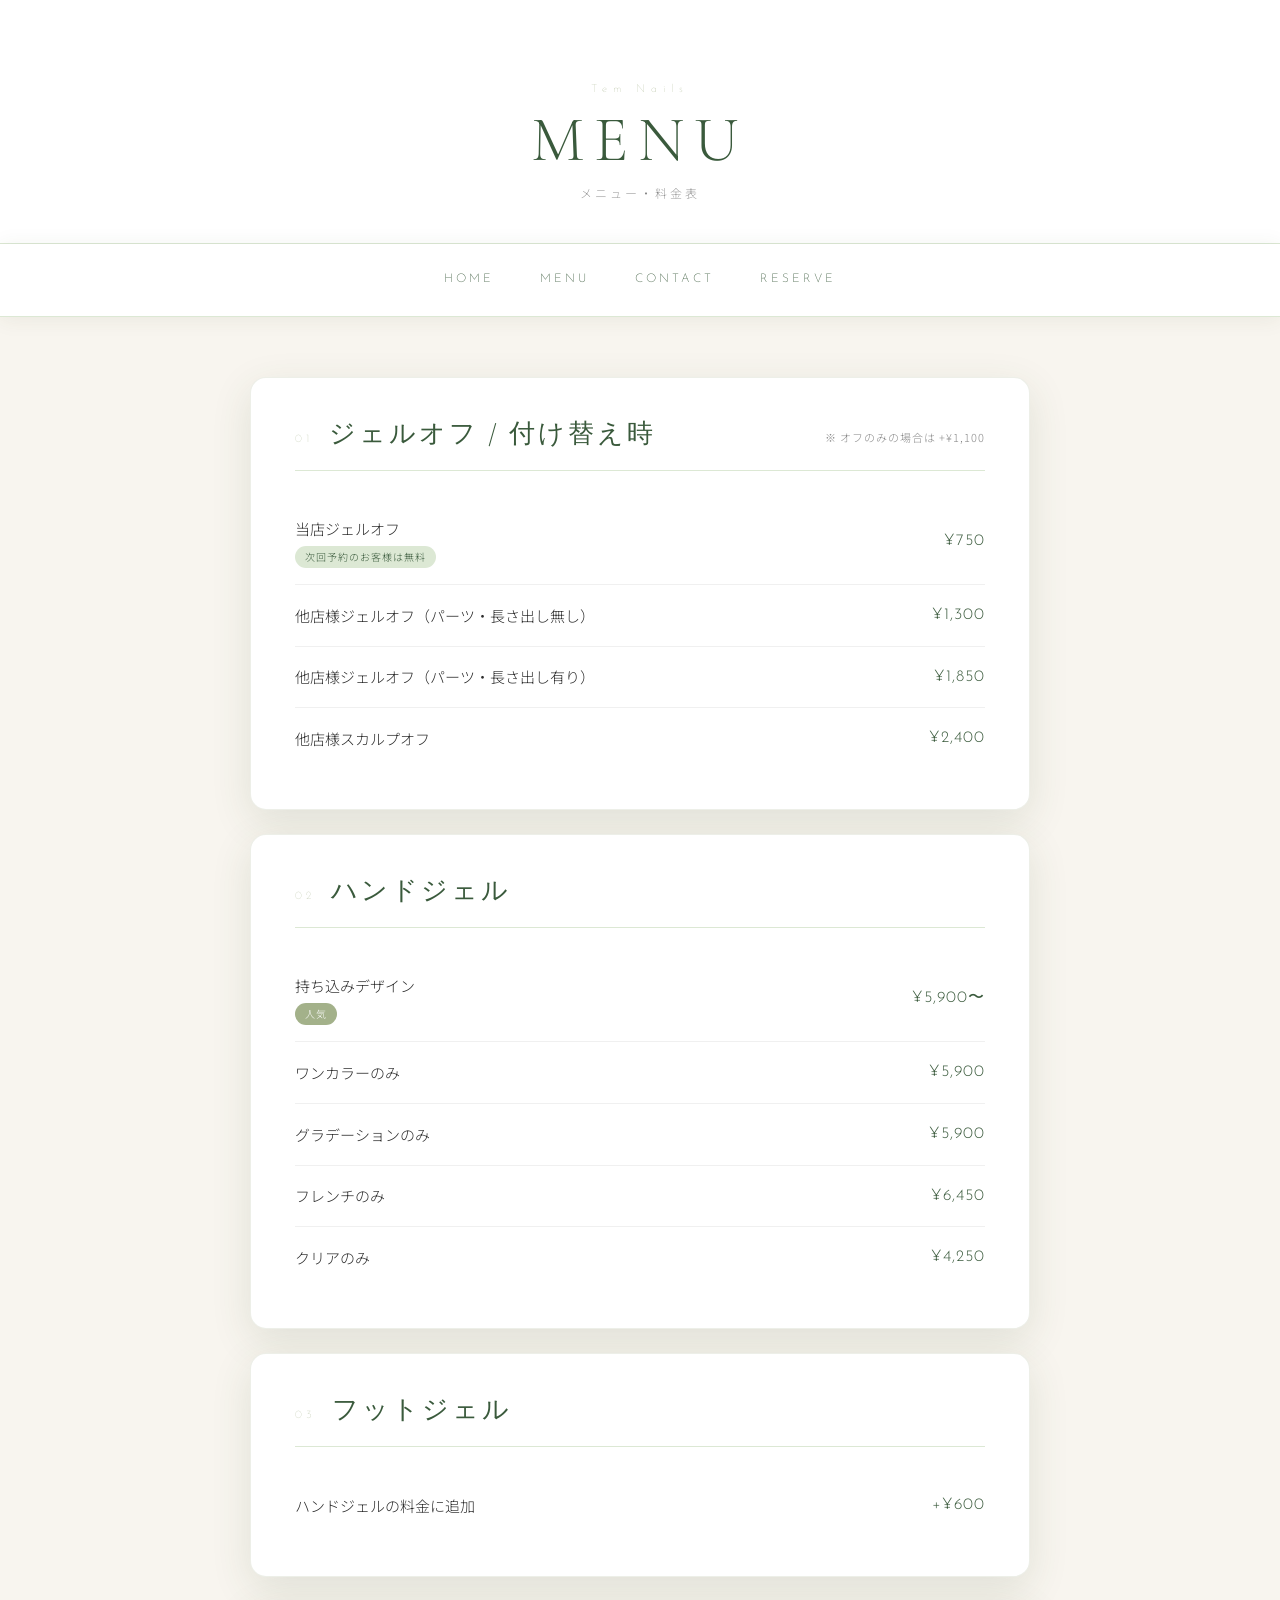
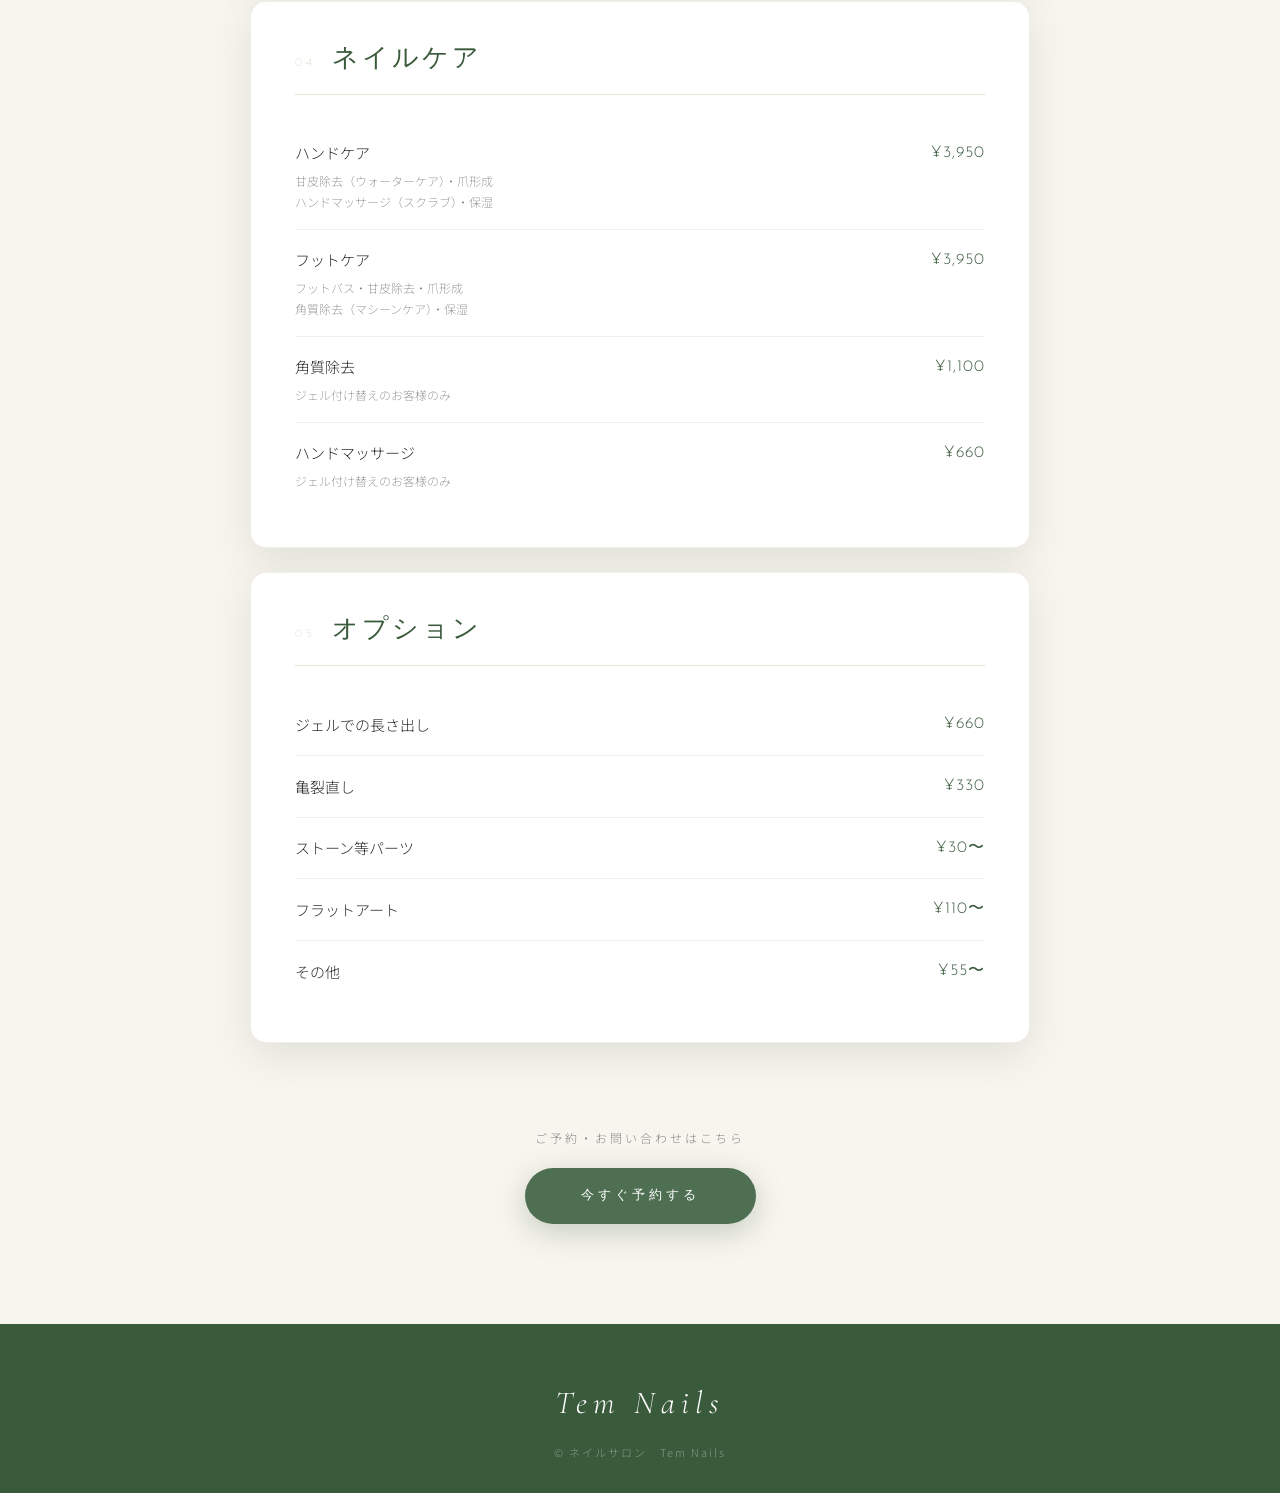
<file: menu.html>
<!DOCTYPE html>
<html lang="ja">
<head>
<meta charset="UTF-8">
<meta name="viewport" content="width=device-width, initial-scale=1.0">
<title>MENU | Tem Nails</title>

<link href="https://fonts.googleapis.com/css2?family=Cormorant+Garamond:ital,wght@0,300;0,400;1,300;1,400&family=Noto+Sans+JP:wght@200;300;400&family=Josefin+Sans:wght@100;200;300&display=swap" rel="stylesheet">
</head>

<body>

<!-- ===== ページヘッダー ===== -->
<div class="page-header">
  <p class="page-label">Tem Nails</p>
  <h1 class="page-title">MENU</h1>
  <p class="page-sub">メニュー・料金表</p>
</div>

<!-- ===== ナビ ===== -->
<nav>
  <a href="index.html">HOME</a>
  <a href="menu.html">MENU</a>
  <a href="contact.html">CONTACT</a>
  <a href="reservation.html" target="_blank">RESERVE</a>
</nav>

<!-- ===== コンテンツ ===== -->
<div class="container">

  <!-- ジェルオフ -->
  <div class="menu-section">
    <div class="menu-section-header">
      <span class="menu-number">01</span>
      <h2 class="menu-title">ジェルオフ / 付け替え時</h2>
      <p class="menu-note">※ オフのみの場合は +¥1,100</p>
    </div>

    <div class="menu-item">
      <div class="menu-name">
        当店ジェルオフ
        <span class="menu-tag">次回予約のお客様は無料</span>
      </div>
      <div class="menu-price">¥750</div>
    </div>
    <div class="menu-item">
      <div class="menu-name">他店様ジェルオフ（パーツ・長さ出し無し）</div>
      <div class="menu-price">¥1,300</div>
    </div>
    <div class="menu-item">
      <div class="menu-name">他店様ジェルオフ（パーツ・長さ出し有り）</div>
      <div class="menu-price">¥1,850</div>
    </div>
    <div class="menu-item">
      <div class="menu-name">他店様スカルプオフ</div>
      <div class="menu-price">¥2,400</div>
    </div>
  </div>

  <!-- ハンドジェル -->
  <div class="menu-section">
    <div class="menu-section-header">
      <span class="menu-number">02</span>
      <h2 class="menu-title">ハンドジェル</h2>
    </div>

    <div class="menu-item">
      <div class="menu-name">
        持ち込みデザイン
        <span class="menu-tag popular">人気</span>
      </div>
      <div class="menu-price">¥5,900〜</div>
    </div>
    <div class="menu-item">
      <div class="menu-name">ワンカラーのみ</div>
      <div class="menu-price">¥5,900</div>
    </div>
    <div class="menu-item">
      <div class="menu-name">グラデーションのみ</div>
      <div class="menu-price">¥5,900</div>
    </div>
    <div class="menu-item">
      <div class="menu-name">フレンチのみ</div>
      <div class="menu-price">¥6,450</div>
    </div>
    <div class="menu-item">
      <div class="menu-name">クリアのみ</div>
      <div class="menu-price">¥4,250</div>
    </div>
  </div>

  <!-- フットジェル -->
  <div class="menu-section">
    <div class="menu-section-header">
      <span class="menu-number">03</span>
      <h2 class="menu-title">フットジェル</h2>
    </div>

    <div class="menu-item">
      <div class="menu-name">ハンドジェルの料金に追加</div>
      <div class="menu-price">+¥600</div>
    </div>
  </div>

  <!-- ネイルケア -->
  <div class="menu-section">
    <div class="menu-section-header">
      <span class="menu-number">04</span>
      <h2 class="menu-title">ネイルケア</h2>
    </div>

    <div class="menu-item align-top">
      <div class="menu-name">
        ハンドケア
        <span class="menu-desc">甘皮除去（ウォーターケア）・爪形成<br>ハンドマッサージ（スクラブ）・保湿</span>
      </div>
      <div class="menu-price">¥3,950</div>
    </div>
    <div class="menu-item align-top">
      <div class="menu-name">
        フットケア
        <span class="menu-desc">フットバス・甘皮除去・爪形成<br>角質除去（マシーンケア）・保湿</span>
      </div>
      <div class="menu-price">¥3,950</div>
    </div>
    <div class="menu-item align-top">
      <div class="menu-name">
        角質除去
        <span class="menu-desc">ジェル付け替えのお客様のみ</span>
      </div>
      <div class="menu-price">¥1,100</div>
    </div>
    <div class="menu-item align-top">
      <div class="menu-name">
        ハンドマッサージ
        <span class="menu-desc">ジェル付け替えのお客様のみ</span>
      </div>
      <div class="menu-price">¥660</div>
    </div>
  </div>

  <!-- オプション -->
  <div class="menu-section">
    <div class="menu-section-header">
      <span class="menu-number">05</span>
      <h2 class="menu-title">オプション</h2>
    </div>

    <div class="menu-item">
      <div class="menu-name">ジェルでの長さ出し</div>
      <div class="menu-price">¥660</div>
    </div>
    <div class="menu-item">
      <div class="menu-name">亀裂直し</div>
      <div class="menu-price">¥330</div>
    </div>
    <div class="menu-item">
      <div class="menu-name">ストーン等パーツ</div>
      <div class="menu-price">¥30〜</div>
    </div>
    <div class="menu-item">
      <div class="menu-name">フラットアート</div>
      <div class="menu-price">¥110〜</div>
    </div>
    <div class="menu-item">
      <div class="menu-name">その他</div>
      <div class="menu-price">¥55〜</div>
    </div>
  </div>

  <!-- 予約ボタン -->
  <div class="reserve-block">
    <p class="reserve-text">ご予約・お問い合わせはこちら</p>
    <a href="https://line.me/ti/p/DaNY7QC4sG" class="reserve-btn" target="_blank">今すぐ予約する</a>
  </div>

</div>

<!-- フッター -->
<footer>
  <p class="footer-logo">Tem Nails</p>
  <p class="footer-copy">© ネイルサロン　Tem Nails</p>
</footer>

<style>
/* ===== 変数（index.htmlと統一） ===== */
:root {
  --green-dark:  #3a5a3c;
  --green-main:  #4f6f52;
  --green-mid:   #6b8a4e;
  --green-light: #a3b18a;
  --green-pale:  #dce8d4;
  --cream:       #f8f5ef;
  --text-dark:   #2c2c2c;
  --text-mid:    #555;
  --text-light:  #888;
  --white:       #fff;
  --shadow:      0 12px 40px rgba(60,80,40,0.12);
  --radius:      16px;
}

*, *::before, *::after {
  box-sizing: border-box;
  margin: 0;
  padding: 0;
}

body {
  font-family: 'Noto Sans JP', sans-serif;
  font-weight: 300;
  color: var(--text-dark);
  background: var(--cream);
  line-height: 1.8;
}

/* ===== ページヘッダー ===== */
.page-header {
  text-align: center;
  padding: 80px 20px 40px;
  background: var(--white);
  border-bottom: 1px solid var(--green-pale);
}

.page-label {
  font-family: 'Josefin Sans', sans-serif;
  font-weight: 100;
  font-size: 11px;
  letter-spacing: 6px;
  color: var(--green-light);
  margin-bottom: 8px;
}

.page-title {
  font-family: 'Cormorant Garamond', serif;
  font-weight: 300;
  font-size: clamp(40px, 8vw, 64px);
  letter-spacing: 10px;
  color: var(--green-dark);
  line-height: 1;
}

.page-sub {
  font-family: 'Noto Sans JP', sans-serif;
  font-weight: 200;
  font-size: 12px;
  letter-spacing: 3px;
  color: var(--text-light);
  margin-top: 10px;
}

/* ===== ナビ ===== */
nav {
  display: flex;
  justify-content: center;
  flex-wrap: wrap;
  gap: 4px;
  padding: 16px 20px;
  background: var(--white);
  border-bottom: 1px solid var(--green-pale);
  position: sticky;
  top: 0;
  z-index: 100;
  box-shadow: 0 2px 20px rgba(60,80,40,0.08);
}

nav a {
  text-decoration: none;
  padding: 8px 20px;
  border-radius: 40px;
  color: var(--green-dark);
  font-family: 'Josefin Sans', sans-serif;
  font-weight: 200;
  font-size: 12px;
  letter-spacing: 3px;
  transition: all 0.3s;
  border: 1px solid transparent;
}
nav a:hover,
nav a.active {
  border-color: var(--green-main);
  color: var(--green-main);
}

/* ===== コンテナ ===== */
.container {
  max-width: 820px;
  margin: 0 auto;
  padding: 60px 20px 80px;
}

/* ===== メニューセクション ===== */
.menu-section {
  background: var(--white);
  border-radius: var(--radius);
  padding: 40px 44px;
  margin-bottom: 24px;
  box-shadow: var(--shadow);
  border: 1px solid rgba(163,177,138,0.2);
  transition: box-shadow 0.3s;
}
.menu-section:hover {
  box-shadow: 0 20px 60px rgba(60,80,40,0.16);
}

.menu-section-header {
  display: flex;
  align-items: baseline;
  gap: 16px;
  margin-bottom: 28px;
  padding-bottom: 20px;
  border-bottom: 1px solid var(--green-pale);
  flex-wrap: wrap;
}

.menu-number {
  font-family: 'Josefin Sans', sans-serif;
  font-weight: 100;
  font-size: 11px;
  letter-spacing: 4px;
  color: var(--green-light);
}

.menu-title {
  font-family: 'Cormorant Garamond', serif;
  font-weight: 400;
  font-size: 26px;
  letter-spacing: 3px;
  color: var(--green-dark);
  line-height: 1.2;
  word-break: keep-all;
  overflow-wrap: anywhere;
}

.menu-note {
  font-size: 11px;
  color: var(--text-light);
  letter-spacing: 1px;
  margin-left: auto;
  white-space: nowrap;
}

/* ===== メニューアイテム ===== */
.menu-item {
  display: flex;
  justify-content: space-between;
  align-items: center;
  padding: 16px 0;
  border-bottom: 1px solid #f0f0f0;
  gap: 20px;
}
.menu-item:last-child { border-bottom: none; }
.menu-item.align-top { align-items: flex-start; }

.menu-name {
  font-size: 15px;
  font-weight: 300;
  color: var(--text-dark);
  display: flex;
  flex-direction: column;
  gap: 4px;
  flex: 1;
}

.menu-desc {
  font-size: 12px;
  color: var(--text-light);
  font-weight: 200;
  line-height: 1.8;
}

.menu-tag {
  display: inline-block;
  font-size: 10px;
  letter-spacing: 1px;
  padding: 2px 10px;
  border-radius: 20px;
  background: var(--green-pale);
  color: var(--green-dark);
  font-weight: 300;
  width: fit-content;
}

.menu-tag.popular {
  background: var(--green-light);
  color: var(--white);
}

.menu-price {
  font-family: 'Josefin Sans', sans-serif;
  font-weight: 300;
  font-size: 16px;
  letter-spacing: 1px;
  color: var(--green-dark);
  white-space: nowrap;
  flex-shrink: 0;
}

/* ===== 予約ブロック ===== */
.reserve-block {
  text-align: center;
  padding: 60px 20px 20px;
}

.reserve-text {
  font-size: 12px;
  letter-spacing: 3px;
  color: var(--text-light);
  margin-bottom: 20px;
}

.reserve-btn {
  display: inline-block;
  padding: 16px 56px;
  border-radius: 40px;
  background: var(--green-main);
  color: var(--white);
  text-decoration: none;
  font-family: 'Josefin Sans', sans-serif;
  font-weight: 200;
  font-size: 13px;
  letter-spacing: 4px;
  transition: all 0.4s;
  box-shadow: 0 8px 30px rgba(79,111,82,0.3);
}
.reserve-btn:hover {
  background: var(--green-dark);
  box-shadow: 0 12px 40px rgba(58,90,60,0.4);
  transform: translateY(-2px);
}

/* ===== フッター ===== */
footer {
  background: var(--green-dark);
  color: rgba(255,255,255,0.7);
  text-align: center;
  padding: 50px 20px 30px;
}

.footer-logo {
  font-family: 'Cormorant Garamond', serif;
  font-style: italic;
  font-size: 32px;
  color: var(--white);
  letter-spacing: 6px;
  margin-bottom: 12px;
}

.footer-copy {
  font-size: 11px;
  letter-spacing: 2px;
  color: rgba(255,255,255,0.4);
}

/* ===== レスポンシブ ===== */
@media (max-width: 600px) {
  .menu-section { padding: 28px 20px; }

  .menu-section-header {
    flex-direction: column;
    gap: 6px;
  }
  .menu-note { margin-left: 0; }

  .menu-title {
    font-size: 20px;
    letter-spacing: 1px;
  }

  .menu-item {
    flex-direction: column;
    align-items: flex-start;
    gap: 6px;
  }
  .menu-price {
    align-self: flex-end;
    font-size: 15px;
  }
}
</style>

</body>
</html>
</file>
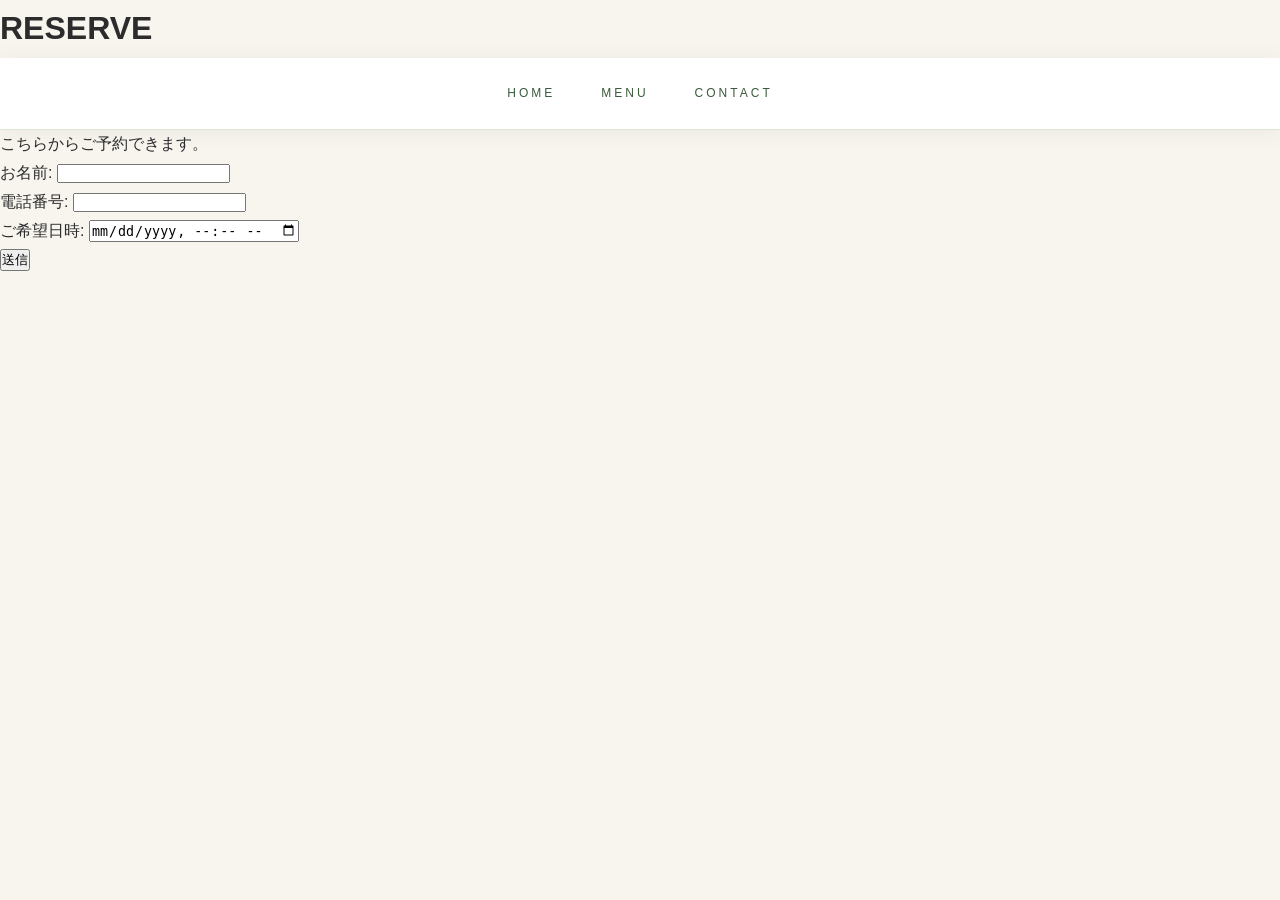
<file: reservation.html>
<!DOCTYPE html>
<html lang="ja">
<head>
  <meta charset="UTF-8">
  <meta name="viewport" content="width=device-width, initial-scale=1.0">
  <title>RESERVE</title>
  <link rel="stylesheet" href="style.css">
</head>
<body>
  <header>
    <h1>RESERVE</h1>
    <nav>
<a href="index.html">HOME</a>
<a href="menu.html">MENU</a>
<a href="contact.html">CONTACT</a>
</nav>
    <p>こちらからご予約できます。</p>
  </header>

  <form action="mailto:あなたのメールアドレス" method="post" enctype="text/plain">
    <p>お名前: <input type="text" name="name" required></p>
    <p>電話番号: <input type="tel" name="tel" required></p>
    <p>ご希望日時: <input type="datetime-local" name="date" required></p>
    <p><button type="submit">送信</button></p>
  </form>
</body>
</html>
</file>
<file: style.css>
/* ===== CSS変数 ===== */
:root {
  --green-dark:   #3a5a3c;
  --green-main:   #4f6f52;
  --green-mid:    #6b8a4e;
  --green-light:  #a3b18a;
  --green-pale:   #dce8d4;
  --cream:        #f8f5ef;
  --text-dark:    #2c2c2c;
  --text-mid:     #555;
  --text-light:   #888;
  --white:        #fff;
  --shadow:       0 12px 40px rgba(60,80,40,0.15);
  --radius:       16px;
}

/* ===== リセット ===== */
*, *::before, *::after {
  box-sizing: border-box;
  margin: 0;
  padding: 0;
}

/* ===== ベース ===== */
body {
  font-family: 'Noto Sans JP', sans-serif;
  font-weight: 300;
  color: var(--text-dark);
  line-height: 1.8;
  overflow-x: hidden;
  background: var(--cream);
}

/* ===== タイポグラフィ共通 ===== */
.section-label {
  font-family: 'Josefin Sans', sans-serif;
  font-weight: 100;
  font-size: 11px;
  letter-spacing: 6px;
  color: var(--green-light);
  text-transform: uppercase;
  margin-bottom: 8px;
}
.section-label.light { color: rgba(255,255,255,0.5); }

.section-title {
  font-family: 'Cormorant Garamond', serif;
  font-weight: 300;
  font-size: clamp(32px, 5vw, 52px);
  letter-spacing: 6px;
  color: var(--green-dark);
  line-height: 1.1;
}
.section-title.light { color: var(--white); }

.section-sub {
  font-family: 'Noto Sans JP', sans-serif;
  font-weight: 200;
  font-size: 12px;
  letter-spacing: 3px;
  color: var(--text-light);
  margin-top: 6px;
  margin-bottom: 50px;
}
.section-sub.light { color: rgba(255,255,255,0.6); }

/* ===== セクション共通 ===== */
section {
  width: 100%;
  padding: 100px 20px;
}

.section-inner {
  max-width: 1200px;
  margin: 0 auto;
}

/* ===== HERO ===== */
.hero {
  position: relative;
  height: 100vh;
  min-height: 600px;
  overflow: hidden;
}

.hero-slides {
  position: absolute;
  inset: 0;
}

.hero-slide {
  position: absolute;
  inset: 0;
  opacity: 0;
  transition: opacity 1.2s ease;
}
.hero-slide.active { opacity: 1; }

.hero-slide img {
  width: 100%;
  height: 100%;
  object-fit: cover;
}

.hero-overlay {
  position: absolute;
  inset: 0;
  background: linear-gradient(
    to bottom,
    rgba(0,0,0,0.1) 0%,
    rgba(20,40,20,0.45) 60%,
    rgba(10,25,10,0.65) 100%
  );
  z-index: 1;
}

.hero-text {
  position: absolute;
  z-index: 2;
  top: 50%;
  left: 50%;
  transform: translate(-50%, -50%);
  text-align: center;
  color: var(--white);
  width: 90%;
}

.hero-sub {
  font-family: 'Noto Sans JP', sans-serif;
  font-weight: 200;
  font-size: 13px;
  letter-spacing: 6px;
  opacity: 0.85;
  margin-bottom: 16px;
}

.hero-title {
  font-family: 'Cormorant Garamond', serif;
  font-weight: 300;
  font-size: clamp(36px, 7vw, 72px);
  line-height: 1.3;
  text-shadow: 0 4px 20px rgba(0,0,0,0.3);
  margin-bottom: 32px;
}

.hero-title span {
  display: block;
}

.hero-title-en {
  font-style: normal;
  font-size: 0.65em;
  letter-spacing: 10px;
  opacity: 0.95;
}

.hero-title-ja {
  font-family: 'Noto Sans JP', sans-serif;
  font-weight: 300;
  font-size: 0.28em;
  letter-spacing: 8px;
  opacity: 0.9;
  margin-top: 4px;
}

.hero-btn {
  display: inline-block;
  padding: 14px 40px;
  border: 1px solid rgba(255,255,255,0.7);
  border-radius: 40px;
  color: var(--white);
  text-decoration: none;
  font-family: 'Josefin Sans', sans-serif;
  font-weight: 200;
  font-size: 13px;
  letter-spacing: 4px;
  backdrop-filter: blur(6px);
  background: rgba(255,255,255,0.1);
  transition: all 0.4s;
}
.hero-btn:hover {
  background: var(--green-main);
  border-color: var(--green-main);
}

.hero-dots {
  position: absolute;
  bottom: 40px;
  left: 50%;
  transform: translateX(-50%);
  z-index: 2;
  display: flex;
  gap: 10px;
}

.dot {
  width: 6px;
  height: 6px;
  border-radius: 50%;
  background: rgba(255,255,255,0.4);
  cursor: pointer;
  transition: all 0.3s;
}
.dot.active {
  width: 24px;
  border-radius: 3px;
  background: var(--white);
}

/* ===== NAV ===== */
nav {
  display: flex;
  justify-content: center;
  flex-wrap: wrap;
  gap: 4px;
  padding: 16px 20px;
  background: var(--white);
  border-bottom: 1px solid var(--green-pale);
  position: sticky;
  top: 0;
  z-index: 100;
  box-shadow: 0 2px 20px rgba(60,80,40,0.08);
}

nav a {
  text-decoration: none;
  padding: 8px 20px;
  border-radius: 40px;
  color: var(--green-dark);
  font-family: 'Josefin Sans', sans-serif;
  font-weight: 200;
  font-size: 12px;
  letter-spacing: 3px;
  transition: all 0.3s;
  border: 1px solid transparent;
}
nav a:hover {
  border-color: var(--green-main);
  color: var(--green-main);
}

/* ===== SERVICE ===== */
#about {
  background: var(--white);
}

.about-flex {
  display: flex;
  align-items: center;
  gap: 80px;
  justify-content: center;
  flex-wrap: wrap;
}

/* 2枚重ね画像 → 1枚＋背景デコ */
.stacked-images {
  position: relative;
  width: 380px;
  height: 420px;
  flex-shrink: 0;
}

/* 背景の影ブロック（ずらした四角） */
.stacked-images::before {
  content: '';
  position: absolute;
  top: 20px;
  left: 20px;
  width: 300px;
  height: 380px;
  background: var(--green-light);
  opacity: 0.35;
  z-index: 0;
  box-shadow: 8px 16px 40px rgba(40,60,30,0.18), 2px 4px 12px rgba(40,60,30,0.1);
}

.img-back {
  position: absolute;
  top: 0;
  left: 0;
  width: 300px;
  height: 380px;
  object-fit: cover;
  border-radius: 0;
  box-shadow: 8px 16px 40px rgba(40,60,30,0.28), 2px 4px 12px rgba(40,60,30,0.15);
  z-index: 1;
}

/* img-front は非表示 */
.img-front {
  display: none;
}

.about-text {
  max-width: 440px;
}

.about-lead {
  font-family: 'Cormorant Garamond', serif;
  font-size: 22px;
  font-weight: 400;
  line-height: 1.7;
  color: var(--green-dark);
  margin-bottom: 30px;
}

.feature-list {
  list-style: none;
}

.feature-list li {
  padding: 12px 0;
  border-bottom: 1px solid var(--green-pale);
  font-size: 14px;
  letter-spacing: 1px;
  color: var(--text-mid);
  display: flex;
  align-items: center;
  gap: 10px;
}

.feature-icon {
  color: var(--green-light);
  font-size: 10px;
}

/* ===== ABOUT ===== */
#point {
  background: var(--green-pale);
}

.about-content {
  display: flex;
  align-items: center;
  gap: 80px;
  justify-content: center;
  flex-wrap: wrap;
}

.about-body {
  color: var(--text-mid);
  font-size: 14px;
  line-height: 2;
  margin-top: 16px;
  margin-bottom: 20px;
}

.about-detail {
  display: flex;
  flex-direction: column;
  gap: 14px;
}

.about-detail p {
  font-size: 13px;
  color: var(--text-mid);
  line-height: 2;
  padding-left: 12px;
  border-left: 2px solid var(--green-light);
  word-break: normal;
  overflow-wrap: break-word;
}

/* 2枚ずらし重ね → 1枚＋背景デコ */
.overlap-images {
  position: relative;
  width: 380px;
  height: 420px;
  flex-shrink: 0;
}

/* 背景の影ブロック（右下にずらした四角） */
.overlap-images::before {
  content: '';
  position: absolute;
  top: 20px;
  left: 20px;
  width: 300px;
  height: 380px;
  background: var(--white);
  opacity: 1;
  z-index: 0;
  box-shadow: 8px 16px 40px rgba(40,60,30,0.18), 2px 4px 12px rgba(40,60,30,0.1);
}

.overlap-img-main {
  position: absolute;
  top: 0;
  left: 0;
  width: 300px;
  height: 380px;
  object-fit: cover;
  border-radius: 0;
  box-shadow: 8px 16px 40px rgba(40,60,30,0.28), 2px 4px 12px rgba(40,60,30,0.15);
  z-index: 1;
}

/* overlap-img-sub は非表示 */
.overlap-img-sub {
  display: none;
}

/* ===== GALLERY ===== */
#gallery {
  background: var(--white);
  padding-bottom: 0;
}

.gallery-scroll-wrap {
  width: 100%;
  overflow-x: auto;
  padding: 0 40px 60px;
  cursor: grab;
  -webkit-overflow-scrolling: touch;
  scrollbar-width: none;
}
.gallery-scroll-wrap::-webkit-scrollbar {
  display: none;
}
.gallery-scroll-wrap:active {
  cursor: grabbing;
}

.gallery-scroll {
  display: flex;
  gap: 16px;
  width: max-content;
}

.gallery-scroll-item {
  position: relative;
  width: 300px;
  height: 400px;
  border-radius: 16px;
  overflow: hidden;
  flex-shrink: 0;
  transition: transform 0.4s ease;
}

.gallery-scroll-item:hover {
  transform: translateY(-8px);
}

.gallery-scroll-item img {
  width: 100%;
  height: 100%;
  object-fit: cover;
  display: block;
  transition: transform 0.6s ease;
}

.gallery-scroll-item:hover img {
  transform: scale(1.05);
}

/* スマホ */
@media (max-width: 768px) {
  .gallery-scroll-wrap {
    padding: 0 20px 40px;
  }
  .gallery-scroll-item {
    width: 220px;
    height: 300px;
    border-radius: 12px;
  }
}

/* ===== INSTAGRAM ===== */
.instagram-section {
  background: url('imagesTem/Tem8.jpg') center/cover no-repeat;
  position: relative;
  padding: 0;
}

.instagram-section::before {
  content: '';
  position: absolute;
  inset: 0;
  background: rgba(20,40,20,0.55);
}

.insta-inner {
  position: relative;
  z-index: 1;
  text-align: center;
  padding: 100px 20px;
}

.insta-btn {
  display: inline-flex;
  align-items: center;
  gap: 10px;
  margin-top: 10px;
  padding: 14px 36px;
  border: 1px solid rgba(255,255,255,0.6);
  border-radius: 40px;
  color: var(--white);
  text-decoration: none;
  font-family: 'Josefin Sans', sans-serif;
  font-weight: 200;
  font-size: 13px;
  letter-spacing: 3px;
  backdrop-filter: blur(6px);
  background: rgba(255,255,255,0.1);
  transition: all 0.4s;
}
.insta-btn:hover {
  background: var(--green-main);
  border-color: var(--green-main);
}

/* ===== SCHEDULE ===== */
#menu {
  background: var(--green-pale);
}

.schedule-grid {
  display: flex;
  gap: 24px;
  justify-content: center;
  flex-wrap: wrap;
}

.schedule-item {
  position: relative;
  flex: 1;
  min-width: 260px;
  max-width: 500px;
  border-radius: var(--radius);
  overflow: hidden;
  cursor: pointer;
  box-shadow: var(--shadow);
  transition: transform 0.3s ease;
}

.schedule-item:hover {
  transform: translateY(-4px);
}

.schedule-item img {
  width: 100%;
  display: block;
  border-radius: var(--radius);
}

.schedule-label {
  position: absolute;
  top: 0;            /* bottom: 0; から変更 */
  left: 0;
  right: 0;
  background: rgba(58, 90, 60, 0.75);
  color: var(--white);
  text-align: center;
  padding: 10px;
  font-family: 'Cormorant Garamond', serif;
  font-size: 16px;
  letter-spacing: 3px;
  /* 画像の上の角の丸みに合わせるための設定（任意） */
  border-top-left-radius: var(--radius);
  border-top-right-radius: var(--radius);
}

.schedule-zoom {
  position: absolute;
  top: 12px;
  right: 12px;
  background: rgba(255,255,255,0.85);
  color: var(--green-dark);
  width: 34px;
  height: 34px;
  border-radius: 50%;
  display: flex;
  align-items: center;
  justify-content: center;
  font-size: 13px;
}

/* ===== LIGHTBOX ===== */
.lightbox {
  position: fixed;
  inset: 0;
  background: rgba(0,0,0,0.88);
  z-index: 1000;
  display: flex;
  align-items: center;
  justify-content: center;
  opacity: 0;
  pointer-events: none;
  transition: opacity 0.3s ease;
}

.lightbox.active {
  opacity: 1;
  pointer-events: all;
}

.lightbox img {
  max-width: 92vw;
  max-height: 88vh;
  border-radius: var(--radius);
  box-shadow: 0 20px 60px rgba(0,0,0,0.5);
}

.lightbox-close {
  position: absolute;
  top: 20px;
  right: 24px;
  color: var(--white);
  font-size: 24px;
  cursor: pointer;
  opacity: 0.8;
  transition: opacity 0.2s;
  line-height: 1;
}
.lightbox-close:hover { opacity: 1; }

/* ===== STAFF ===== */
#staff {
  background: var(--white);
}

.staff-grid {
  display: flex;
  justify-content: center;
  gap: 50px;
  flex-wrap: wrap;
}

.staff-card {
  text-align: center;
  width: 240px;
}

.staff-img-wrap {
  position: relative;
  width: 200px;
  height: 200px;
  margin: 0 auto 20px;
}

.staff-img-wrap img {
  width: 180px;
  height: 180px;
  border-radius: 50%;
  object-fit: cover;
  position: relative;
  z-index: 1;
  box-shadow: 6px 12px 30px rgba(40,60,30,0.25), 0 4px 10px rgba(40,60,30,0.15);
}

/* 画像の後ろにずれた装飾ボックス */
.staff-img-deco {
  position: absolute;
  width: 180px;
  height: 180px;
  border-radius: 50%;
  border: 2px solid var(--green-light);
  top: 16px;
  left: 16px;
  z-index: 0;
  box-shadow: 4px 8px 20px rgba(40,60,30,0.15);
}

.staff-card h3 {
  font-family: 'Cormorant Garamond', serif;
  font-size: 22px;
  font-weight: 400;
  color: var(--green-dark);
  margin-bottom: 4px;
  letter-spacing: 2px;
}

.staff-role {
  font-family: 'Josefin Sans', sans-serif;
  font-weight: 100;
  font-size: 11px;
  letter-spacing: 4px;
  color: var(--green-light);
  margin-bottom: 10px;
}

.staff-comment {
  font-size: 13px;
  color: var(--text-light);
  line-height: 1.7;
}

/* ===== RESERVE ===== */
.reserve-section {
  position: relative;
  padding: 0;
  overflow: hidden;
  min-height: 420px;
  display: flex;
  align-items: center;
  justify-content: center;
}

.reserve-bg {
  position: absolute;
  inset: 0;
  width: 100%;
  height: 100%;
  object-fit: cover;
}

.reserve-overlay {
  position: absolute;
  inset: 0;
  background: rgba(10,30,10,0.5);
}

.reserve-content {
  position: relative;
  z-index: 1;
  text-align: center;
  padding: 80px 20px;
}

.reserve-btn {
  display: inline-block;
  margin-top: 10px;
  padding: 16px 48px;
  border: 1px solid rgba(255,255,255,0.7);
  border-radius: 40px;
  color: var(--white);
  text-decoration: none;
  font-family: 'Josefin Sans', sans-serif;
  font-weight: 200;
  font-size: 13px;
  letter-spacing: 4px;
  backdrop-filter: blur(6px);
  background: rgba(255,255,255,0.1);
  transition: all 0.4s;
}
.reserve-btn:hover {
  background: var(--green-main);
  border-color: var(--green-main);
}

/* ===== ACCESS ===== */
#map {
  background: var(--green-pale);
}

.access-flex {
  display: flex;
  gap: 40px;
  align-items: flex-start;
  flex-wrap: wrap;
}

.access-photo {
  flex-shrink: 0;
  width: 280px;
}

.access-photo img {
  width: 100%;
  height: 220px;
  object-fit: cover;
  border-radius: var(--radius);
  box-shadow: var(--shadow);
}

.access-info {
  min-width: 200px;
}

.address {
  font-size: 14px;
  line-height: 2.2;
  color: var(--text-mid);
  font-weight: 300;
}

.map {
  flex: 1;
  min-width: 280px;
}

.map iframe {
  width: 100%;
  height: 320px;
  border-radius: var(--radius);
  box-shadow: var(--shadow);
}

/* ===== FOOTER ===== */
footer {
  background: var(--green-dark);
  color: rgba(255,255,255,0.7);
  text-align: center;
  padding: 50px 20px 30px;
}

.footer-logo {
  font-family: 'Cormorant Garamond', serif;
  font-style: normal;
  font-weight: 400;
  font-size: 32px;
  color: var(--white);
  letter-spacing: 6px;
  margin-bottom: 12px;
}

.footer-copy {
  font-size: 11px;
  letter-spacing: 2px;
  color: rgba(255,255,255,0.4);
}

/* ===== レスポンシブ ===== */
.sp-only { display: none; }

@media (max-width: 768px) {
  .sp-only { display: inline; }
  section { padding: 70px 16px; }

  .about-flex,
  .about-content,
  .access-flex {
    flex-direction: column;
    align-items: center;
    gap: 40px;
  }

  .stacked-images,
  .overlap-images {
    width: 292px;
    height: 352px;
  }

  .img-back { width: 260px; height: 320px; }
  .stacked-images::before {
    width: 260px;
    height: 320px;
    top: 12px;
    left: 12px;
  }
  .overlap-img-main {
    width: 260px;
    height: 320px;
    top: 0;
    left: 0;
  }
  .overlap-images::before {
    width: 260px;
    height: 320px;
    top: 12px;
    left: 12px;
  }

  .gallery {
    grid-template-columns: repeat(2, 1fr);
    grid-auto-rows: 160px;
  }
  .gallery-item.large { grid-row: span 1; }

  .staff-grid { gap: 40px; }

  nav a {
    font-size: 11px;
    padding: 6px 14px;
    letter-spacing: 2px;
  }
}
/* ===== STAFF内の装飾ボックスを非表示にする ===== */
.staff-img-deco {
  display: none; /* これを追加して非表示にします */
  /* もしくは、このブロック全体を削除してもOKです */
}
.staff-comment {
  font-size: 13px;
  color: var(--text-light);
  line-height: 1.8;
  text-align: center; /* 中央揃えにする */
  display: block;
  margin: 10px auto 0;
  word-break: keep-all; /* 単語の途中での改行を防ぐ（ブラウザによります） */
  overflow-wrap: break-word;
}

/* スマホでの微調整 */
@media (max-width: 768px) {
  .staff-comment {
    font-size: 12px; /* スマホでは少しだけ小さくして、1行に収まりやすくする */
    padding: 0 10px; /* 左右に少し余白を作る */
  }
}
/* ===== SCHEDULE SLIDER ===== */
.schedule-nav {
  display: flex;
  align-items: center;
  justify-content: center;
  gap: 24px;
  margin-bottom: 28px;
}

.schedule-month-label {
  font-family: 'Cormorant Garamond', serif;
  font-size: 22px;
  font-weight: 400;
  color: var(--green-dark);
  letter-spacing: 4px;
  min-width: 60px;
  text-align: center;
}

.schedule-nav-btn {
  background: none;
  border: 1px solid var(--green-light);
  color: var(--green-dark);
  width: 40px;
  height: 40px;
  border-radius: 50%;
  font-size: 22px;
  line-height: 1;
  cursor: pointer;
  transition: all 0.3s;
  display: flex;
  align-items: center;
  justify-content: center;
}
.schedule-nav-btn:hover {
  background: var(--green-main);
  border-color: var(--green-main);
  color: var(--white);
}
.schedule-nav-btn:disabled {
  opacity: 0.3;
  cursor: default;
  pointer-events: none;
}

.schedule-slider-wrap {
  overflow: hidden;
  width: 100%;
}

.schedule-slider {
  display: flex;
  transition: transform 0.5s ease;
}

.schedule-slide {
  min-width: 100%;
}

/* ドット */
.schedule-dots {
  display: flex;
  justify-content: center;
  gap: 10px;
  margin-top: 28px;
}

.schedule-dot {
  width: 8px;
  height: 8px;
  border-radius: 50%;
  background: var(--green-light);
  opacity: 0.4;
  cursor: pointer;
  transition: all 0.3s;
}
.schedule-dot.active {
  opacity: 1;
  background: var(--green-main);
  width: 24px;
  border-radius: 4px;
}
/* 文字サイズの調整用に追加 */

.section-sub {
  font-size: 14px !important;
}

.about-body {
  font-size: 16px !important;
}

.about-detail p {
  font-size: 15px !important;
}

.staff-comment {
  font-size: 15px !important;
}

@media (max-width: 768px) {
  .staff-comment {
    font-size: 14px !important;
  }
}
</file>
